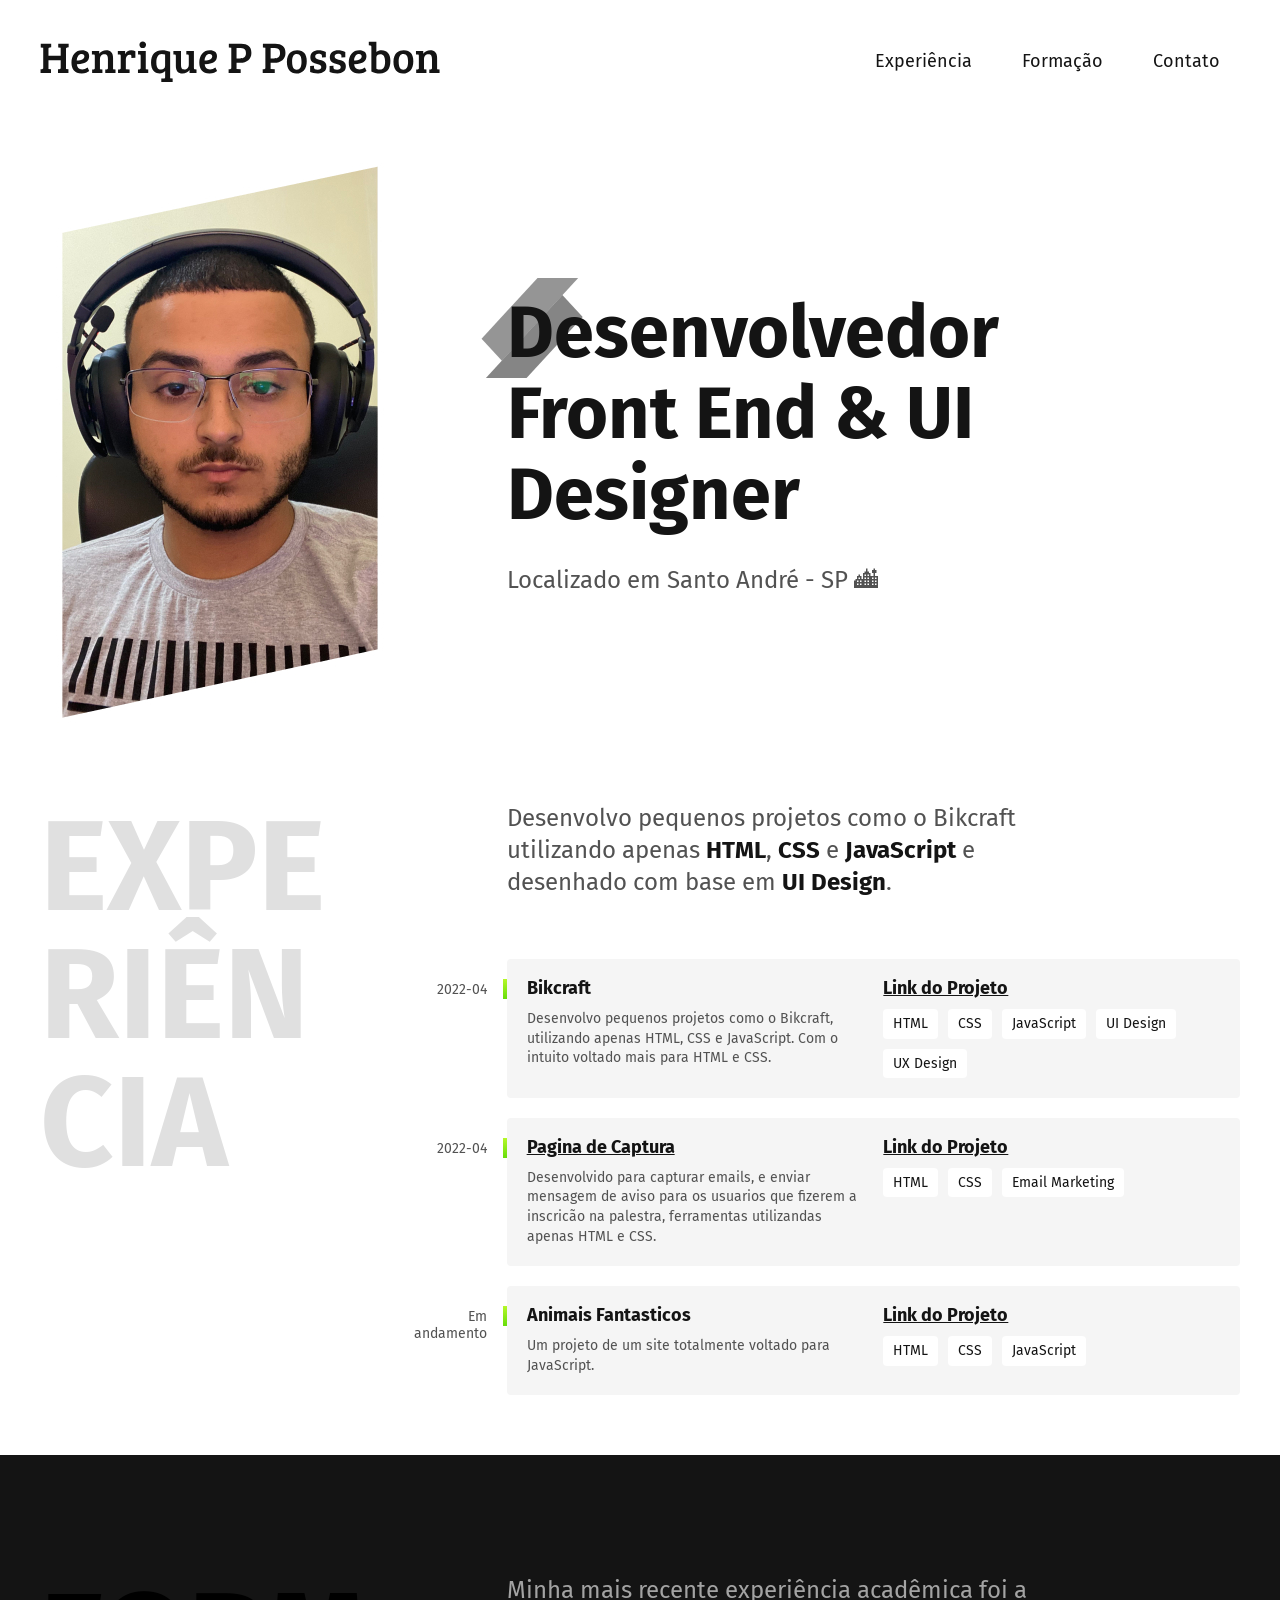
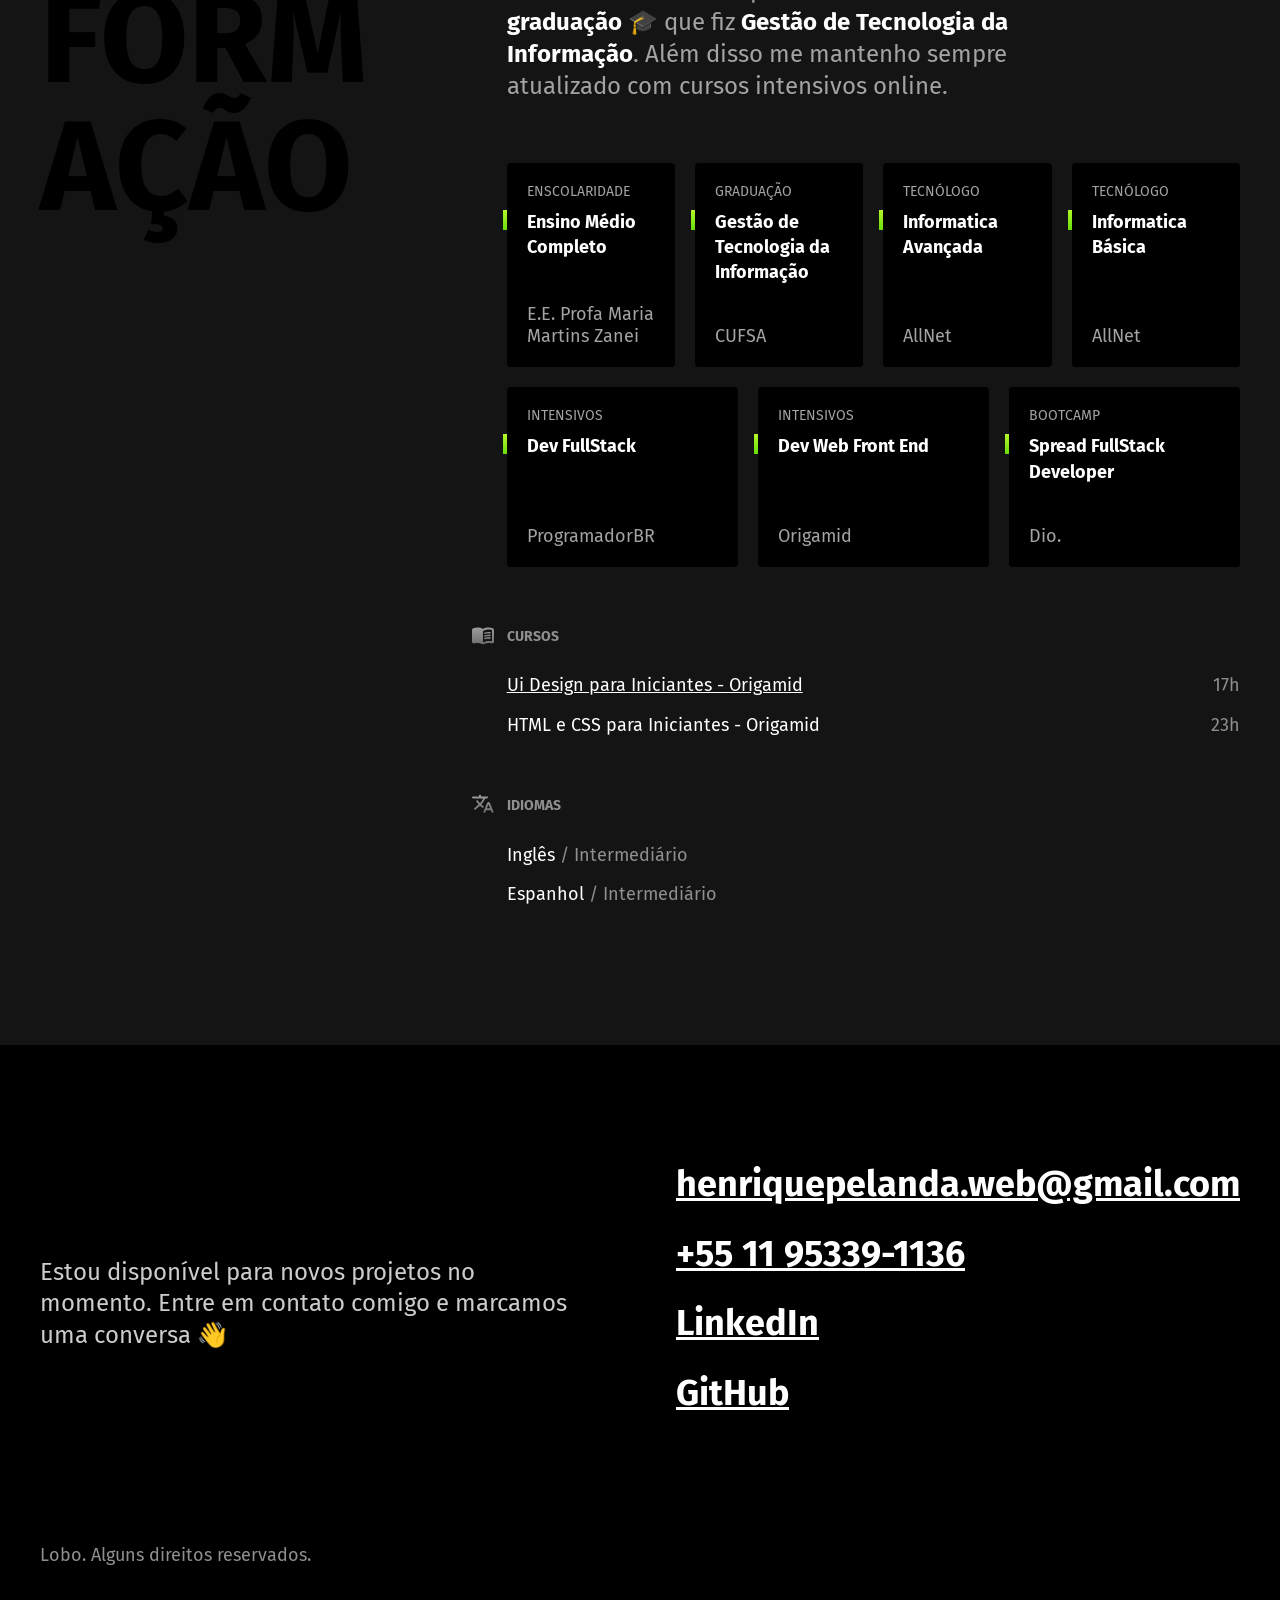
<file: index.html>
<!DOCTYPE html>
<html lang="pt-br">

<head>
  <meta charset="UTF-8">
  <meta name="viewport" content="width=device-width, initial-scale=1.0">
  <title>Henrique Pelanda Possebon - Desenvolvedor Front End e Designer</title>
  <meta name="description" content="Desenvolvedor Front End e UX/UI Designer Localizado no Rio de Janeiro">
  <link rel="stylesheet" href="./css/style.min.css">
  <link rel="icon" href="./img/favicon.svg" type="image/svg+xml">

  <link rel="preconnect" href="https://fonts.googleapis.com">
  <link rel="preconnect" href="https://fonts.gstatic.com" crossorigin>
  <link href="https://fonts.googleapis.com/css2?family=Fira+Sans:wght@400;700&display=swap" rel="stylesheet">
</head>

<body>
  <header class="header">
    <img src="./img/marca.svg" alt="Henrique P Possebon" width="400" height="38">
    <nav>
      <ul class="header-menu">
        <li><a href="#experiencia">Experiência</a></li>
        <li><a href="#formacao">Formação</a></li>
        <li><a href="#contato">Contato</a></li>
      </ul>
    </nav>


  </header>

  <main class="introducao">
    <img src="./img/perfil.jpg" alt="Lobo Cinza" width="360" height="520">
    <div>
      <h1>Desenvolvedor<br>Front End & UI Designer</h1>
      <p>Localizado em Santo André - SP 🏙</p>
    </div>
  </main>

  <section class="experiencia" id="experiencia" aria-label="Experiência">
    <h2 class="subtitulo">Experiência</h2>
    <div>
      <p class="experiencia-texto">Desenvolvo pequenos projetos como o Bikcraft utilizando apenas <strong>HTML</strong>, <strong>CSS</strong> e <strong>JavaScript</strong> e desenhado com base em <strong>UI Design</strong>.

      <div class="empresa">
        <span class="empresa-ano">2022-04</span>
        <h3 class="empresa-titulo">Bikcraft</h3>
        <span class="empresa-titulo"><a href="https://zilla3k.github.io/bikcraft/">Link do Projeto</a></span>
        <p class="empresa-texto">Desenvolvo pequenos projetos como o Bikcraft, utilizando apenas HTML, CSS e JavaScript. Com o intuito voltado mais para HTML e CSS.</p>
        <ul class="empresa-habilidades">
          <li>HTML</li>
          <li>CSS</li>
          <li>JavaScript</li>
          <li>UI Design</li>
          <li>UX Design</li>
        </ul>
      </div>
      <div class="empresa">
        <span class="empresa-ano">2022-04</span>
        <h3 class="empresa-titulo"><a href="https://github.com/Zilla3k/Pagina-de-captura/tree/main/web">Pagina de Captura</a></h3>
        <span class="empresa-titulo"><a href="https://zilla3k.github.io/Pagina-de-captura/">Link do Projeto</a></span>
        <p class="empresa-texto">Desenvolvido para capturar emails, e enviar mensagem de aviso para os usuarios que fizerem a inscricão na palestra, ferramentas utilizandas apenas HTML e CSS.</p>
        <ul class="empresa-habilidades">
          <li>HTML</li>
          <li>CSS</li>
          <li>Email Marketing</li>
        </ul>
      </div>

      <div class="empresa">
        <span class="empresa-ano">Em andamento</span>
        <h3 class="empresa-titulo">Animais Fantasticos</h3>
        <span class="empresa-titulo"><a href="https://zilla3k.github.io/Animais-Fantasticos/">Link do Projeto</a></span>
        <p class="empresa-texto">Um projeto de um site totalmente voltado para JavaScript.</p>
        <ul class="empresa-habilidades">
          <li>HTML</li>
          <li>CSS</li>
          <li>JavaScript</li>
        </ul>
      </div>
      <!--
      <div class="empresa">
        <span class="empresa-ano">2022-?</span>
        <h3 class="empresa-titulo">Surfbot</h3>
        <span class="empresa-titulo"><a href="">Link do Projeto</a></span>
        <p class="empresa-texto">Desenvolvo pequenos projetos como o Bikcraft, utilizando apenas HTML, CSS e JavaScript. Este foi um projeto para testar minhas habilidades em Front-End.</p>
        <ul class="empresa-habilidades">
          <li>HTML</li>
          <li>CSS</li>
        </ul>
      </div>

      <div class="empresa">
        <span class="empresa-ano">2022-?</span>
        <h3 class="empresa-titulo">Dogs</h3>
        <span class="empresa-titulo"><a href="">Link do Projeto</a></span>
        <p class="empresa-texto">Desenvolvo pequenos projetos como o Bikcraft, utilizando apenas HTML, CSS e JavaScript. Este foi um projeto voltado ao uso de JavaScript e com captura de email.</p>
        <ul class="empresa-habilidades">
          <li>Email Marketing</li>
          <li>HTML</li>
          <li>CSS</li>
          <li>JavaScript</li>
          <li>UX Design</li>
          <li>UI Design</li>
        </ul>
      </div>


      <div class="empresa">
        <span class="empresa-ano">2022-?</span>
        <h3 class="empresa-titulo">Brafé</h3>
        <span class="empresa-titulo"><a href="">Link do Projeto</a></span>
        <p class="empresa-texto">Mais de 3 projetos foram desenvolvidos para a empresa Brafé. Eu participe na criação do email marketing e também no HTML.</p>
        <ul class="empresa-habilidades">
          <li>Email Marketing</li>
          <li>HTML</li>
          <li>UX Design</li>
          <li>UI Design</li>
        </ul>
      </div> -->

    </div>
  </section>

  <section class="formacao" id="formacao" aria-label="Formação">
    <div class="formacao-container">
      <h2 class="subtitulo">Formação</h2>

      <div>
        <p class="formacao-texto">
          Minha mais recente experiência acadêmica foi a <strong>graduação</strong> 🎓 que fiz <strong>Gestão de Tecnologia da Informação</strong>. Além disso me mantenho sempre atualizado com cursos intensivos online.
        </p>

        <ul class="faculdade-lista">
          <li class="faculdade">
            <span class="faculdade-tipo">Enscolaridade</span>
            <h3 class="faculdade-curso">Ensino Médio Completo</h3>
            <span class="faculdade-instituicao">E.E. Profa Maria Martins Zanei</span>
          </li>
          <li class="faculdade">
            <span class="faculdade-tipo">Graduação</span>
            <h3 class="faculdade-curso">Gestão de Tecnologia da Informação</h3>
            <span class="faculdade-instituicao">CUFSA</span>
          </li>
          <li class="faculdade">
            <span class="faculdade-tipo">Tecnólogo</span>
            <h3 class="faculdade-curso">Informatica Avançada</h3>
            <span class="faculdade-instituicao">AllNet</span>
          </li>
          <li class="faculdade">
            <span class="faculdade-tipo">Tecnólogo</span>
            <h3 class="faculdade-curso">Informatica Básica</h3>
            <span class="faculdade-instituicao">AllNet</span>
          </li>
          <li class="faculdade">
            <span class="faculdade-tipo">Intensivos</span>
            <h3 class="faculdade-curso">Dev FullStack</h3>
            <span class="faculdade-instituicao">ProgramadorBR</span>
          </li>
          <li class="faculdade">
            <span class="faculdade-tipo">Intensivos</span>
            <h3 class="faculdade-curso">Dev Web Front End</h3>
            <span class="faculdade-instituicao">Origamid</span>
          </li>
          <li class="faculdade">
            <span class="faculdade-tipo">Bootcamp</span>
            <h3 class="faculdade-curso">Spread FullStack Developer</h3>
            <span class="faculdade-instituicao">Dio.</span>
          </li>
        </ul>

        <div class="formacao-extra">
          <div class="cursos">
            <h3>Cursos</h3>
            <ul>
              <li>
                <a href="https://www.origamid.com/certificate/c5af72b9/">Ui Design para Iniciantes - Origamid
                </a>
                <span>17h</span>
              </li>
              <li>
                <!-- <a href="https://www.origamid.com/certificate"> -->
                HTML e CSS para Iniciantes - Origamid
                <!-- </a> -->
                <span>23h</span>
              </li>
              <!-- <li>
                <a href="https://www.origamid.com/certificate/c5af72b9/"> 
              JavaScript Completo ES6
               <a>
              <span>37h</span>
              </li> -->
            </ul>
          </div>

          <div class="idiomas">
            <h3>Idiomas</h3>
            <ul>
              <li>Inglês <span>/ Intermediário</span></li>
              <li>Espanhol <span>/ Intermediário</span></li>
            </ul>
          </div>
        </div>
      </div>
    </div>
  </section>

  <footer class="footer" id="contato">
    <div class="footer-container">
      <p class="footer-texto">Estou disponível para novos projetos no momento. Entre em contato comigo e marcamos uma conversa 👋</p>
      <ul class="footer-contato">
        <li><a href="mailto:henriquepelanda.web@gmail.com"> henriquepelanda.web@gmail.com</a></li>
        <li><a href="tel:+5511953391136">+55 11 95339-1136</a></li>
        <li><a href="https://www.linkedin.com/in/henrique-pelanda-54a5721b5/">LinkedIn</a></li>
        <li><a href="https://github.com/Zilla3k/">GitHub</a></li>
      </ul>
      <p class="footer-copy">Lobo. Alguns direitos reservados.</p>
    </div>
  </footer>

</body>

</html>
</file>
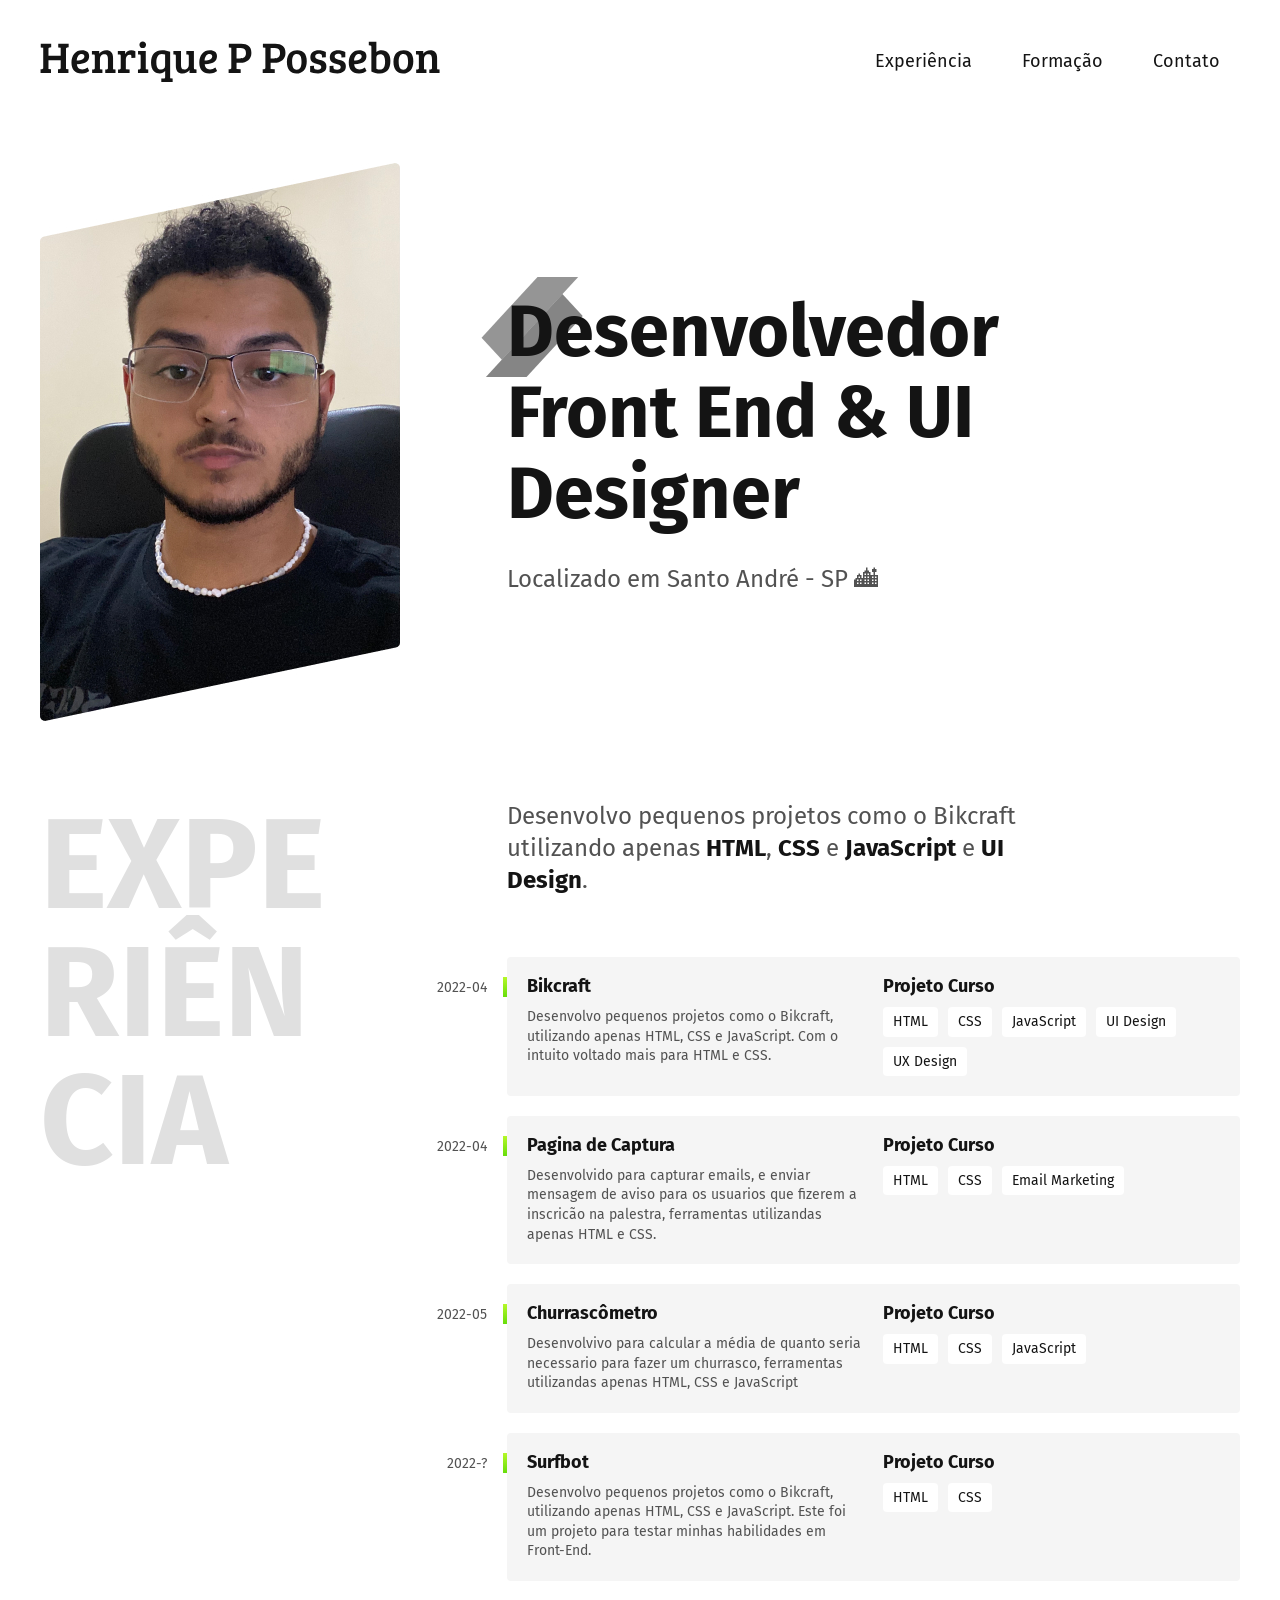
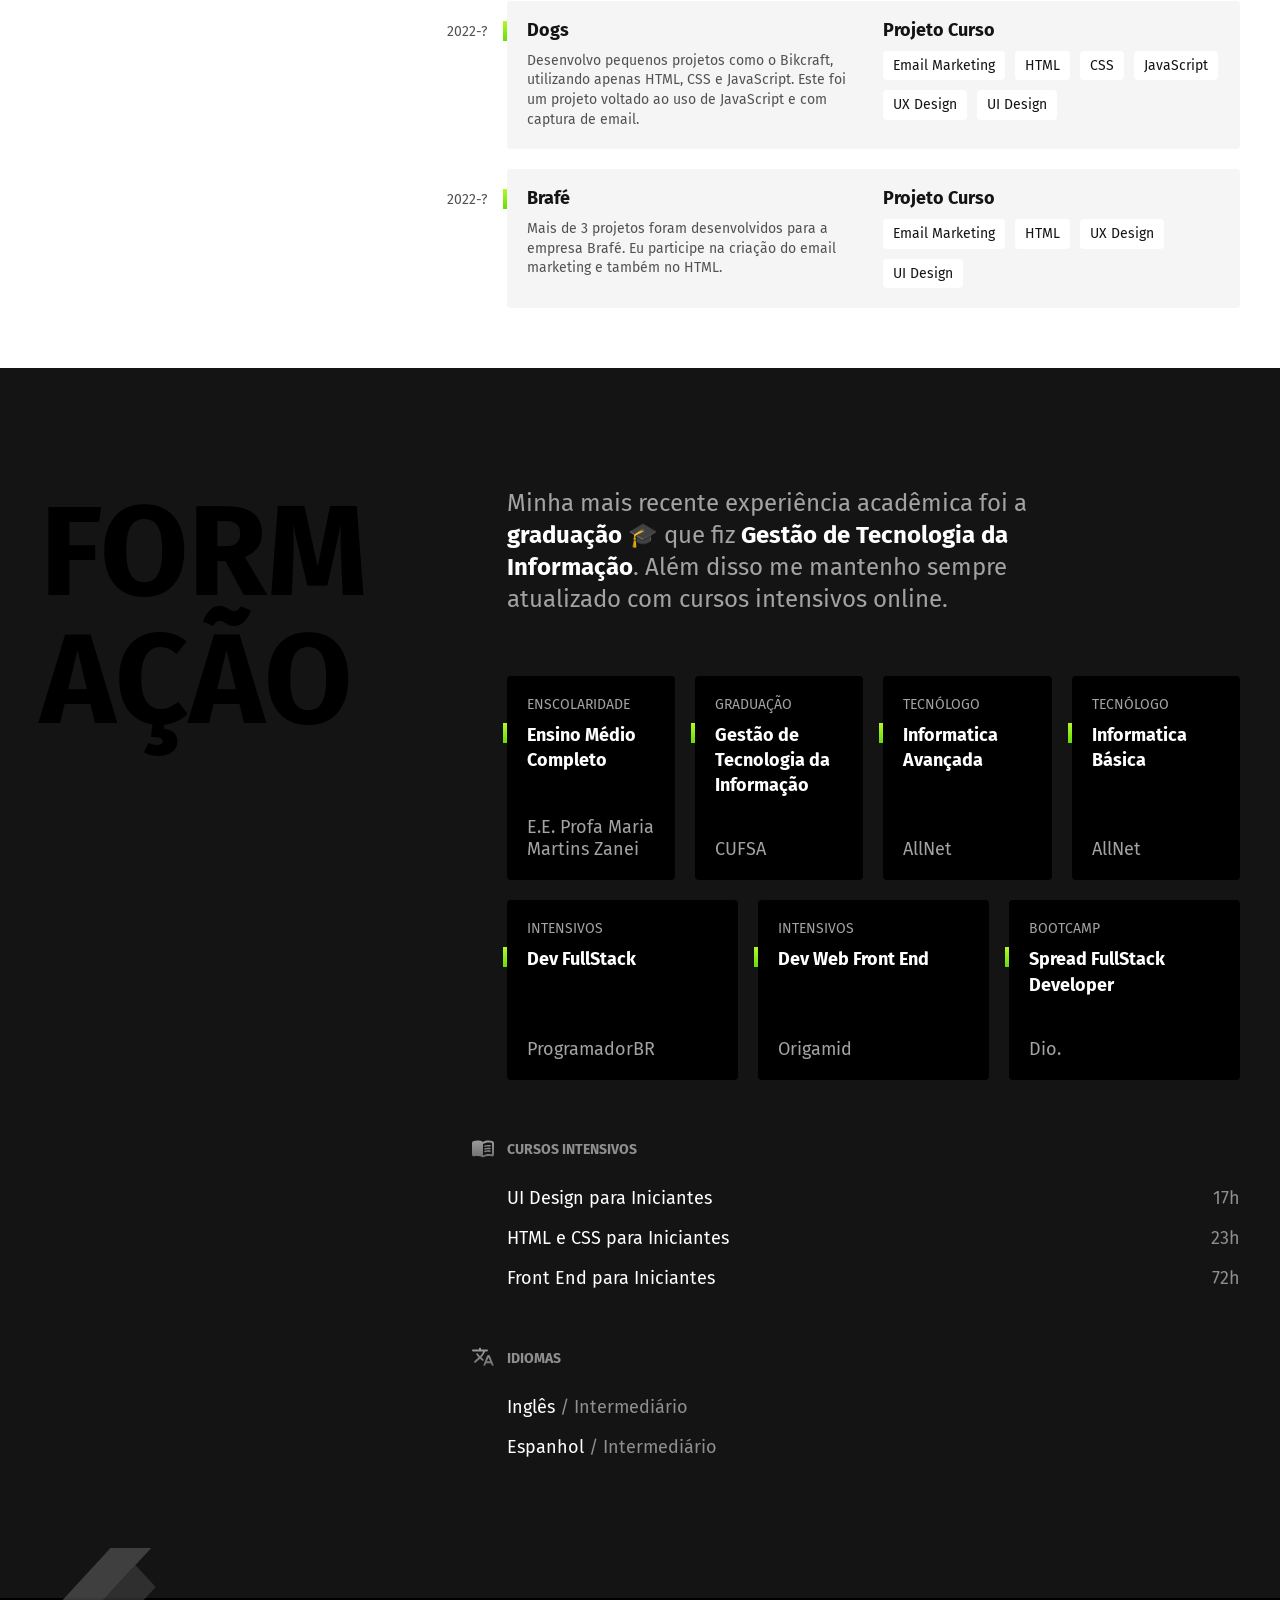
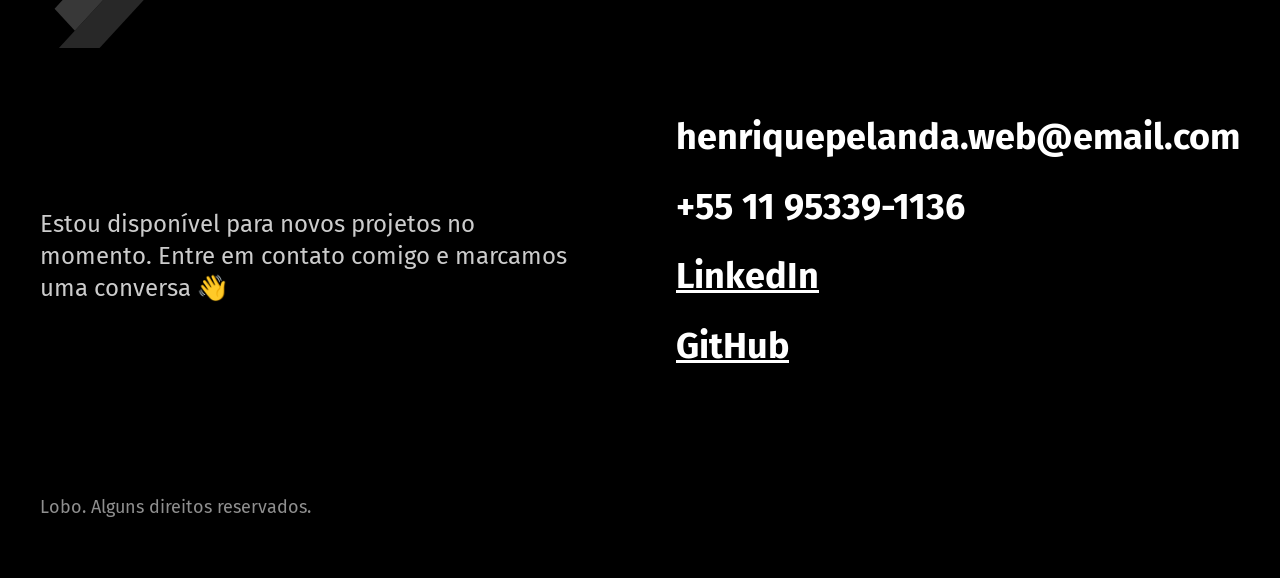
<file: web/index.html>
<!DOCTYPE html>
<html lang="pt-br">

<head>
  <meta charset="UTF-8">
  <meta name="viewport" content="width=device-width, initial-scale=1.0">
  <title>Henrique Pelanda Possebon - Desenvolvedor Front End e Designer</title>
  <meta name="description" content="Desenvolvedor Front End e UX/UI Designer Localizado no Rio de Janeiro">
  <link rel="stylesheet" href="./css/style.min.css">
  <link rel="icon" href="./img/favicon.svg" type="image/svg+xml">

  <link rel="preconnect" href="https://fonts.googleapis.com">
  <link rel="preconnect" href="https://fonts.gstatic.com" crossorigin>
  <link href="https://fonts.googleapis.com/css2?family=Fira+Sans:wght@400;700&display=swap" rel="stylesheet">
</head>

<body>
  <header class="header">
    <img src="./img/marca.svg" alt="Henrique P Possebon" width="400" height="38">
    <nav>
      <ul class="header-menu">
        <li><a href="#experiencia">Experiência</a></li>
        <li><a href="#formacao">Formação</a></li>
        <li><a href="#contato">Contato</a></li>
      </ul>
    </nav>


  </header>

  <main class="introducao">
    <img src="./img/perfil.jpg" alt="Lobo Cinza" width="360" height="520">
    <div>
      <h1>Desenvolvedor<br>Front End & UI Designer</h1>
      <p>Localizado em Santo André - SP 🏙</p>
    </div>
  </main>

  <section class="experiencia" id="experiencia" aria-label="Experiência">
    <h2 class="subtitulo">Experiência</h2>
    <div>
      <p class="experiencia-texto">Desenvolvo pequenos projetos como o Bikcraft utilizando apenas <strong>HTML</strong>, <strong>CSS</strong> e <strong>JavaScript</strong> e <strong>UI Design</strong>.

      <div class="empresa">
        <span class="empresa-ano">2022-04</span>
        <h3 class="empresa-titulo"><a href="https://github.com/Zilla3k/projeto-2022/tree/main/bikcraft">Bikcraft</a></h3>
        <span class="empresa-titulo">Projeto Curso</span>
        <p class="empresa-texto">Desenvolvo pequenos projetos como o Bikcraft, utilizando apenas HTML, CSS e JavaScript. Com o intuito voltado mais para HTML e CSS.</p>
        <ul class="empresa-habilidades">
          <li>HTML</li>
          <li>CSS</li>
          <li>JavaScript</li>
          <li>UI Design</li>
          <li>UX Design</li>
        </ul>
      </div>

      <div class="empresa">
        <span class="empresa-ano">2022-04</span>
        <h3 class="empresa-titulo"><a href="https://github.com/Zilla3k/Pagina-de-captura/tree/main/web">Pagina de Captura</a></h3>
        <span class="empresa-titulo">Projeto Curso</span>
        <p class="empresa-texto">Desenvolvido para capturar emails, e enviar mensagem de aviso para os usuarios que fizerem a inscricão na palestra, ferramentas utilizandas apenas HTML e CSS.</p>
        <ul class="empresa-habilidades">
          <li>HTML</li>
          <li>CSS</li>
          <li>Email Marketing</li>
        </ul>
      </div>

      <div class="empresa">
        <span class="empresa-ano">2022-05</span>
        <h3 class="empresa-titulo"><a href="">Churrascômetro</a></h3>
        <span class="empresa-titulo">Projeto Curso</span>
        <p class="empresa-texto">Desenvolvivo para calcular a média de quanto seria necessario para fazer um churrasco, ferramentas utilizandas apenas HTML, CSS e JavaScript</p>
        <ul class="empresa-habilidades">
          <li>HTML</li>
          <li>CSS</li>
          <li>JavaScript</li>
        </ul>
      </div>
      <div class="empresa">
        <span class="empresa-ano">2022-?</span>
        <h3 class="empresa-titulo"><a href="">Surfbot</a></h3>
        <span class="empresa-titulo">Projeto Curso</span>
        <p class="empresa-texto">Desenvolvo pequenos projetos como o Bikcraft, utilizando apenas HTML, CSS e JavaScript. Este foi um projeto para testar minhas habilidades em Front-End.</p>
        <ul class="empresa-habilidades">
          <li>HTML</li>
          <li>CSS</li>
        </ul>
      </div>

      <div class="empresa">
        <span class="empresa-ano">2022-?</span>
        <h3 class="empresa-titulo"><a href="">Dogs</a></h3>
        <span class="empresa-titulo">Projeto Curso</span>
        <p class="empresa-texto">Desenvolvo pequenos projetos como o Bikcraft, utilizando apenas HTML, CSS e JavaScript. Este foi um projeto voltado ao uso de JavaScript e com captura de email.</p>
        <ul class="empresa-habilidades">
          <li>Email Marketing</li>
          <li>HTML</li>
          <li>CSS</li>
          <li>JavaScript</li>
          <li>UX Design</li>
          <li>UI Design</li>
        </ul>
      </div>


      <div class="empresa">
        <span class="empresa-ano">2022-?</span>
        <h3 class="empresa-titulo"><a href="">Brafé</a></h3>
        <span class="empresa-titulo">Projeto Curso</span>
        <p class="empresa-texto">Mais de 3 projetos foram desenvolvidos para a empresa Brafé. Eu participe na criação do email marketing e também no HTML.</p>
        <ul class="empresa-habilidades">
          <li>Email Marketing</li>
          <li>HTML</li>
          <li>UX Design</li>
          <li>UI Design</li>
        </ul>
      </div>

    </div>
  </section>

  <section class="formacao" id="formacao" aria-label="Formação">
    <div class="formacao-container">
      <h2 class="subtitulo">Formação</h2>

      <div>
        <p class="formacao-texto">
          Minha mais recente experiência acadêmica foi a <strong>graduação</strong> 🎓 que fiz <strong>Gestão de Tecnologia da Informação</strong>. Além disso me mantenho sempre atualizado com cursos intensivos online.
        </p>

        <ul class="faculdade-lista">
          <li class="faculdade">
            <span class="faculdade-tipo">Enscolaridade</span>
            <h3 class="faculdade-curso">Ensino Médio Completo</h3>
            <span class="faculdade-instituicao">E.E. Profa Maria Martins Zanei</span>
          </li>
          <li class="faculdade">
            <span class="faculdade-tipo">Graduação</span>
            <h3 class="faculdade-curso">Gestão de Tecnologia da Informação</h3>
            <span class="faculdade-instituicao">CUFSA</span>
          </li>
          <li class="faculdade">
            <span class="faculdade-tipo">Tecnólogo</span>
            <h3 class="faculdade-curso">Informatica Avançada</h3>
            <span class="faculdade-instituicao">AllNet</span>
          </li>
          <li class="faculdade">
            <span class="faculdade-tipo">Tecnólogo</span>
            <h3 class="faculdade-curso">Informatica Básica</h3>
            <span class="faculdade-instituicao">AllNet</span>
          </li>
          <li class="faculdade">
            <span class="faculdade-tipo">Intensivos</span>
            <h3 class="faculdade-curso">Dev FullStack</h3>
            <span class="faculdade-instituicao">ProgramadorBR</span>
          </li>
          <li class="faculdade">
            <span class="faculdade-tipo">Intensivos</span>
            <h3 class="faculdade-curso">Dev Web Front End</h3>
            <span class="faculdade-instituicao">Origamid</span>
          </li>
          <li class="faculdade">
            <span class="faculdade-tipo">Bootcamp</span>
            <h3 class="faculdade-curso">Spread FullStack Developer</h3>
            <span class="faculdade-instituicao">Dio.</span>
          </li>
        </ul>

        <div class="formacao-extra">
          <div class="cursos">
            <h3>Cursos Intensivos</h3>
            <ul>
              <li>UI Design para Iniciantes <span>17h</span></li>
              <li>HTML e CSS para Iniciantes <span>23h</span></li>
              <li>Front End para Iniciantes <span>72h</span></li>
              <!-- <li>JavaScript Completo ES6<span>37h</span></li> -->
            </ul>
          </div>
          <div class="idiomas">
            <h3>Idiomas</h3>
            <ul>
              <li>Inglês <span>/ Intermediário</span></li>
              <li>Espanhol <span>/ Intermediário</span></li>
            </ul>
          </div>
        </div>
      </div>
    </div>
  </section>

  <footer class="footer" id="contato">
    <div class="footer-container">
      <p class="footer-texto">Estou disponível para novos projetos no momento. Entre em contato comigo e marcamos uma conversa 👋</p>
      <ul class="footer-contato">
        <li>henriquepelanda.web@email.com</li>
        <li>+55 11 95339-1136</li>
        <li><a href="https://www.linkedin.com/in/henrique-pelanda-54a5721b5/">LinkedIn</a></li>
        <li><a href="https://github.com/Zilla3k/">GitHub</a></li>
      </ul>
      <p class="footer-copy">Lobo. Alguns direitos reservados.</p>
    </div>
  </footer>

</body>

</html>
</file>
<file: css/style.min.css>
body {
  font-family: "Fira Sans", Arial, sans-serif;
  margin: 0;
  color: #141414;
}
h1,
h2,
h3,
p {
  margin: 0;
}
ul {
  margin: 0;
  padding: 0;
  list-style: none;
}
img {
  max-width: 100%;
  height: auto;
  display: block;
}
.subtitulo {
  font-size: 8rem;
  line-height: 1;
  text-transform: uppercase;
  word-break: break-all;
  max-width: 4ch;
}
@media (max-width: 800px) {
  .subtitulo {
    font-size: 3rem;
    text-transform: capitalize;
    max-width: initial !important;
  }
}
.header {
  max-width: 1200px;
  padding: 40px 20px;
  margin: 0 auto;
  display: flex;
  justify-content: space-between;
  align-items: center;
}
.header-menu {
  display: flex;
  flex-wrap: wrap;
  gap: 10px;
  justify-content: center;
}
.header-menu a {
  font-size: 1.125rem;
  line-height: 1.3;
  padding: 10px 20px;
  text-decoration: none;
  color: #141414;
  display: block;
}
@media (max-width: 800px) {
  .header {
    flex-direction: column;
    gap: 40px;
    padding: 20px;
  }
  .header a {
    background: #f5f5f5;
    border-radius: 4px;
  }
}
.introducao {
  max-width: 1200px;
  padding: 40px 20px;
  margin: 0 auto;
  display: grid;
  grid-template-columns: 1fr 2fr;
  gap: 100px;
  align-items: center;
}
.introducao h1 {
  font-size: 4.5rem;
  line-height: 1.125;
  margin-bottom: 30px;
  position: relative;
}
.introducao h1::before {
  content: "";
  display: block;
  width: 130px;
  height: 100px;
  background: url("../img/detalhe.svg") no-repeat center;
  position: absolute;
  top: -15px;
  left: -40px;
  z-index: -1;
}
.introducao p {
  font-size: 1.5rem;
  color: #525252;
}
@media (max-width: 1000px) {
  .introducao h1 {
    font-size: 3rem;
  }
}
@media (max-width: 800px) {
  .introducao {
    grid-template-columns: 1fr 1fr;
    gap: 40px;
  }
  .introducao h1 {
    font-size: 2rem;
  }
  .introducao h1::before {
    width: 30px;
    height: 10px;
    left: 0;
  }
}
@media (max-width: 400px) {
  .introducao {
    grid-template-columns: 1fr;
  }
  .introducao img {
    display: none;
  }
}
.experiencia {
  max-width: 1200px;
  padding: 40px 20px;
  margin: 0 auto;
  display: grid;
  grid-template-columns: 1fr 2fr;
  gap: 100px;
}
.experiencia .subtitulo {
  color: #e0e0e0;
}
.experiencia-texto {
  font-size: 1.5rem;
  line-height: 1.33;
  max-width: 40ch;
  margin-bottom: 60px;
  color: #525252;
}
.experiencia-texto strong {
  color: #141414;
}
.empresa {
  display: grid;
  grid-template-columns: 1fr 1fr;
  gap: 10px 20px;
  padding: 20px;
  background: #f5f5f5;
  margin-bottom: 20px;
  border-radius: 4px;
  position: relative;
}

.empresa a {
  /* text-decoration: none; */
  color: inherit;
}

.empresa::before {
  content: "";
  display: block;
  width: 4px;
  height: 20px;
  background: linear-gradient(#b6f829, #67dd0a);
  position: absolute;
  top: 20px;
  left: -4px;
}
.empresa-ano {
  position: absolute;
  top: 22px;
  left: -100px;
  text-align: right;
  width: 80px;
  color: #525252;
  font-size: 0.875rem;
}
.empresa-titulo {
  font-size: 1.125rem;
  line-height: 1.1;
  font-weight: 700;
}
.empresa-texto {
  font-size: 0.875rem;
  line-height: 1.4;
  color: #525252;
}
.empresa-habilidades {
  display: flex;
  flex-wrap: wrap;
  gap: 10px;
  align-content: start;
}
.empresa-habilidades li {
  font-size: 0.875rem;
  line-height: 1.4;
  border-radius: 4px;
  background: #fff;
  padding: 5px 10px;
}
@media (max-width: 800px) {
  .experiencia {
    grid-template-columns: 1fr;
    gap: 40px;
  }
  .experiencia .subtitulo {
    color: #141414;
  }
  .experiencia-texto {
    font-size: 1.25rem;
  }
  .empresa-ano {
    position: initial;
    order: 1;
    width: initial;
    text-align: left;
  }
}
@media (max-width: 400px) {
  .empresa {
    grid-template-columns: 1fr;
  }
}
.formacao {
  background: #141414;
  color: #fff;
}
.formacao-container {
  max-width: 1200px;
  padding: 120px 20px;
  margin: 0 auto;
  display: grid;
  grid-template-columns: 1fr 2fr;
  gap: 100px;
  position: relative;
}
.formacao-container::after {
  content: "";
  display: block;
  width: 130px;
  height: 100px;
  /* background: url("../img/detalhe.svg") no-repeat center; */
  position: absolute;
  bottom: -50px;
  left: 20px;
}
.formacao .subtitulo {
  color: #000;
  max-width: 5ch;
}
.formacao-texto {
  font-size: 1.5rem;
  line-height: 1.33;
  max-width: 40ch;
  margin-bottom: 60px;
  color: #a3a3a3;
}
.formacao-texto strong {
  color: #fff;
}
.faculdade-lista {
  display: flex;
  flex-wrap: wrap;
  gap: 20px;
  margin-bottom: 60px;
}
.faculdade {
  flex: 1;
  background: #000;
  padding: 20px;
  border-radius: 4px;
  display: flex;
  flex-direction: column;
}
.faculdade-tipo {
  font-size: 0.875rem;
  text-transform: uppercase;
  color: #a3a3a3;
  margin-bottom: 10px;
}
.faculdade-curso {
  flex: 1;
  font-size: 1.125rem;
  line-height: 1.4;
  margin-bottom: 40px;
  position: relative;
}
.faculdade-curso::before {
  content: "";
  display: block;
  width: 4px;
  height: 20px;
  background: linear-gradient(#b6f829, #67dd0a);
  position: absolute;
  left: -24px;
}
.faculdade-instituicao {
  font-size: 1.125rem;
  color: #a3a3a3;
}
.cursos {
  margin-bottom: 60px;
}
.cursos li a {
  color: inherit;
}
.formacao-extra h3 {
  font-size: 0.875rem;
  line-height: 1.4;
  color: #8f8f8f;
  text-transform: uppercase;
  margin-bottom: 30px;
  position: relative;
}
.formacao-extra h3::before {
  display: block;
  content: "";
  width: 24px;
  height: 24px;
  position: absolute;
  left: -36px;
  top: -4px;
}
.cursos h3::before {
  background: url("../img/cursos.svg") no-repeat center center;
}
.idiomas h3::before {
  background: url("../img/idiomas.svg") no-repeat center center;
}
.formacao-extra li {
  font-size: 1.125rem;
  line-height: 1.1;
  margin-bottom: 20px;
}
.formacao-extra span {
  color: #8f8f8f;
}
.cursos li {
  display: flex;
  justify-content: space-between;
}
@media (max-width: 800px) {
  .formacao-container {
    grid-template-columns: 1fr;
    padding: 60px 20px;
    gap: 40px;
  }
  .formacao .subtitulo {
    color: #fff;
  }
  .formacao-texto {
    font-size: 1.25rem;
  }
  .formacao-extra h3::before {
    position: initial;
    margin-bottom: 10px;
  }
}
.footer {
  background: #000;
}
.footer-container {
  max-width: 1200px;
  padding: 120px 20px 60px 20px;
  margin: 0 auto;
  display: grid;
  grid-template-columns: 1fr 1fr;
  gap: 100px;
  align-items: center;
}
.footer-texto {
  font-size: 1.5rem;
  line-height: 1.33;
  color: #ccc;
}
.footer-contato li {
  font-weight: 700;
  font-size: 2.25rem;
  line-height: 1.1;
  color: #fff;
  margin-bottom: 30px;
}
.footer-contato li a {
  color: #fff;
}
.footer-copy {
  grid-column: 1/-1;
  font-size: 1.125rem;
  color: #8f8f8f;
}
@media (max-width: 800px) {
  .footer-container {
    grid-template-columns: 1fr;
    gap: 40px;
  }
  .footer-contato li {
    font-size: 1.5rem;
  }
}
</file>
<file: web/css/style.min.css>
body {
  font-family: "Fira Sans", Arial, sans-serif;
  margin: 0;
  color: #141414;
}
h1,
h2,
h3,
p {
  margin: 0;
}
ul {
  margin: 0;
  padding: 0;
  list-style: none;
}
img {
  max-width: 100%;
  height: auto;
  display: block;
}
.subtitulo {
  font-size: 8rem;
  line-height: 1;
  text-transform: uppercase;
  word-break: break-all;
  max-width: 4ch;
}
@media (max-width: 800px) {
  .subtitulo {
    font-size: 3rem;
    text-transform: capitalize;
    max-width: initial !important;
  }
}
.header {
  max-width: 1200px;
  padding: 40px 20px;
  margin: 0 auto;
  display: flex;
  justify-content: space-between;
  align-items: center;
}
.header-menu {
  display: flex;
  flex-wrap: wrap;
  gap: 10px;
  justify-content: center;
}
.header-menu a {
  font-size: 1.125rem;
  line-height: 1.3;
  padding: 10px 20px;
  text-decoration: none;
  color: #141414;
  display: block;
}
@media (max-width: 800px) {
  .header {
    flex-direction: column;
    gap: 40px;
    padding: 20px;
  }
  .header a {
    background: #f5f5f5;
    border-radius: 4px;
  }
}
.introducao {
  max-width: 1200px;
  padding: 40px 20px;
  margin: 0 auto;
  display: grid;
  grid-template-columns: 1fr 2fr;
  gap: 100px;
  align-items: center;
}
.introducao h1 {
  font-size: 4.5rem;
  line-height: 1.125;
  margin-bottom: 30px;
  position: relative;
}
.introducao h1::before {
  content: "";
  display: block;
  width: 130px;
  height: 100px;
  background: url("../img/detalhe.svg") no-repeat center;
  position: absolute;
  top: -15px;
  left: -40px;
  z-index: -1;
}
.introducao p {
  font-size: 1.5rem;
  color: #525252;
}
@media (max-width: 1000px) {
  .introducao h1 {
    font-size: 3rem;
  }
}
@media (max-width: 800px) {
  .introducao {
    grid-template-columns: 1fr 1fr;
    gap: 40px;
  }
  .introducao h1 {
    font-size: 2rem;
  }
  .introducao h1::before {
    width: 30px;
    height: 10px;
    left: 0;
  }
}
@media (max-width: 400px) {
  .introducao {
    grid-template-columns: 1fr;
  }
  .introducao img {
    display: none;
  }
}
.experiencia {
  max-width: 1200px;
  padding: 40px 20px;
  margin: 0 auto;
  display: grid;
  grid-template-columns: 1fr 2fr;
  gap: 100px;
}
.experiencia .subtitulo {
  color: #e0e0e0;
}
.experiencia-texto {
  font-size: 1.5rem;
  line-height: 1.33;
  max-width: 40ch;
  margin-bottom: 60px;
  color: #525252;
}
.experiencia-texto strong {
  color: #141414;
}
.empresa {
  display: grid;
  grid-template-columns: 1fr 1fr;
  gap: 10px 20px;
  padding: 20px;
  background: #f5f5f5;
  margin-bottom: 20px;
  border-radius: 4px;
  position: relative;
}

.empresa a {
  text-decoration: none;
  color: inherit;
}

.empresa::before {
  content: "";
  display: block;
  width: 4px;
  height: 20px;
  background: linear-gradient(#b6f829, #67dd0a);
  position: absolute;
  top: 20px;
  left: -4px;
}
.empresa-ano {
  position: absolute;
  top: 22px;
  left: -100px;
  text-align: right;
  width: 80px;
  color: #525252;
  font-size: 0.875rem;
}
.empresa-titulo {
  font-size: 1.125rem;
  line-height: 1.1;
  font-weight: 700;
}
.empresa-texto {
  font-size: 0.875rem;
  line-height: 1.4;
  color: #525252;
}
.empresa-habilidades {
  display: flex;
  flex-wrap: wrap;
  gap: 10px;
  align-content: start;
}
.empresa-habilidades li {
  font-size: 0.875rem;
  line-height: 1.4;
  border-radius: 4px;
  background: #fff;
  padding: 5px 10px;
}
@media (max-width: 800px) {
  .experiencia {
    grid-template-columns: 1fr;
    gap: 40px;
  }
  .experiencia .subtitulo {
    color: #141414;
  }
  .experiencia-texto {
    font-size: 1.25rem;
  }
  .empresa-ano {
    position: initial;
    order: 1;
    width: initial;
    text-align: left;
  }
}
@media (max-width: 400px) {
  .empresa {
    grid-template-columns: 1fr;
  }
}
.formacao {
  background: #141414;
  color: #fff;
}
.formacao-container {
  max-width: 1200px;
  padding: 120px 20px;
  margin: 0 auto;
  display: grid;
  grid-template-columns: 1fr 2fr;
  gap: 100px;
  position: relative;
}
.formacao-container::after {
  content: "";
  display: block;
  width: 130px;
  height: 100px;
  background: url("../img/detalhe.svg") no-repeat center;
  position: absolute;
  bottom: -50px;
  left: 20px;
}
.formacao .subtitulo {
  color: #000;
  max-width: 5ch;
}
.formacao-texto {
  font-size: 1.5rem;
  line-height: 1.33;
  max-width: 40ch;
  margin-bottom: 60px;
  color: #a3a3a3;
}
.formacao-texto strong {
  color: #fff;
}
.faculdade-lista {
  display: flex;
  flex-wrap: wrap;
  gap: 20px;
  margin-bottom: 60px;
}
.faculdade {
  flex: 1;
  background: #000;
  padding: 20px;
  border-radius: 4px;
  display: flex;
  flex-direction: column;
}
.faculdade-tipo {
  font-size: 0.875rem;
  text-transform: uppercase;
  color: #a3a3a3;
  margin-bottom: 10px;
}
.faculdade-curso {
  flex: 1;
  font-size: 1.125rem;
  line-height: 1.4;
  margin-bottom: 40px;
  position: relative;
}
.faculdade-curso::before {
  content: "";
  display: block;
  width: 4px;
  height: 20px;
  background: linear-gradient(#b6f829, #67dd0a);
  position: absolute;
  left: -24px;
}
.faculdade-instituicao {
  font-size: 1.125rem;
  color: #a3a3a3;
}
.cursos {
  margin-bottom: 60px;
}
.formacao-extra h3 {
  font-size: 0.875rem;
  line-height: 1.4;
  color: #8f8f8f;
  text-transform: uppercase;
  margin-bottom: 30px;
  position: relative;
}
.formacao-extra h3::before {
  display: block;
  content: "";
  width: 24px;
  height: 24px;
  position: absolute;
  left: -36px;
  top: -4px;
}
.cursos h3::before {
  background: url("../img/cursos.svg") no-repeat center center;
}
.idiomas h3::before {
  background: url("../img/idiomas.svg") no-repeat center center;
}
.formacao-extra li {
  font-size: 1.125rem;
  line-height: 1.1;
  margin-bottom: 20px;
}
.formacao-extra span {
  color: #8f8f8f;
}
.cursos li {
  display: flex;
  justify-content: space-between;
}
@media (max-width: 800px) {
  .formacao-container {
    grid-template-columns: 1fr;
    padding: 60px 20px;
    gap: 40px;
  }
  .formacao .subtitulo {
    color: #fff;
  }
  .formacao-texto {
    font-size: 1.25rem;
  }
  .formacao-extra h3::before {
    position: initial;
    margin-bottom: 10px;
  }
}
.footer {
  background: #000;
}
.footer-container {
  max-width: 1200px;
  padding: 120px 20px 60px 20px;
  margin: 0 auto;
  display: grid;
  grid-template-columns: 1fr 1fr;
  gap: 100px;
  align-items: center;
}
.footer-texto {
  font-size: 1.5rem;
  line-height: 1.33;
  color: #ccc;
}
.footer-contato li {
  font-weight: 700;
  font-size: 2.25rem;
  line-height: 1.1;
  color: #fff;
  margin-bottom: 30px;
}
.footer-contato li a {
  color: #fff;
}
.footer-copy {
  grid-column: 1/-1;
  font-size: 1.125rem;
  color: #8f8f8f;
}
@media (max-width: 800px) {
  .footer-container {
    grid-template-columns: 1fr;
    gap: 40px;
  }
  .footer-contato li {
    font-size: 1.5rem;
  }
}
</file>
